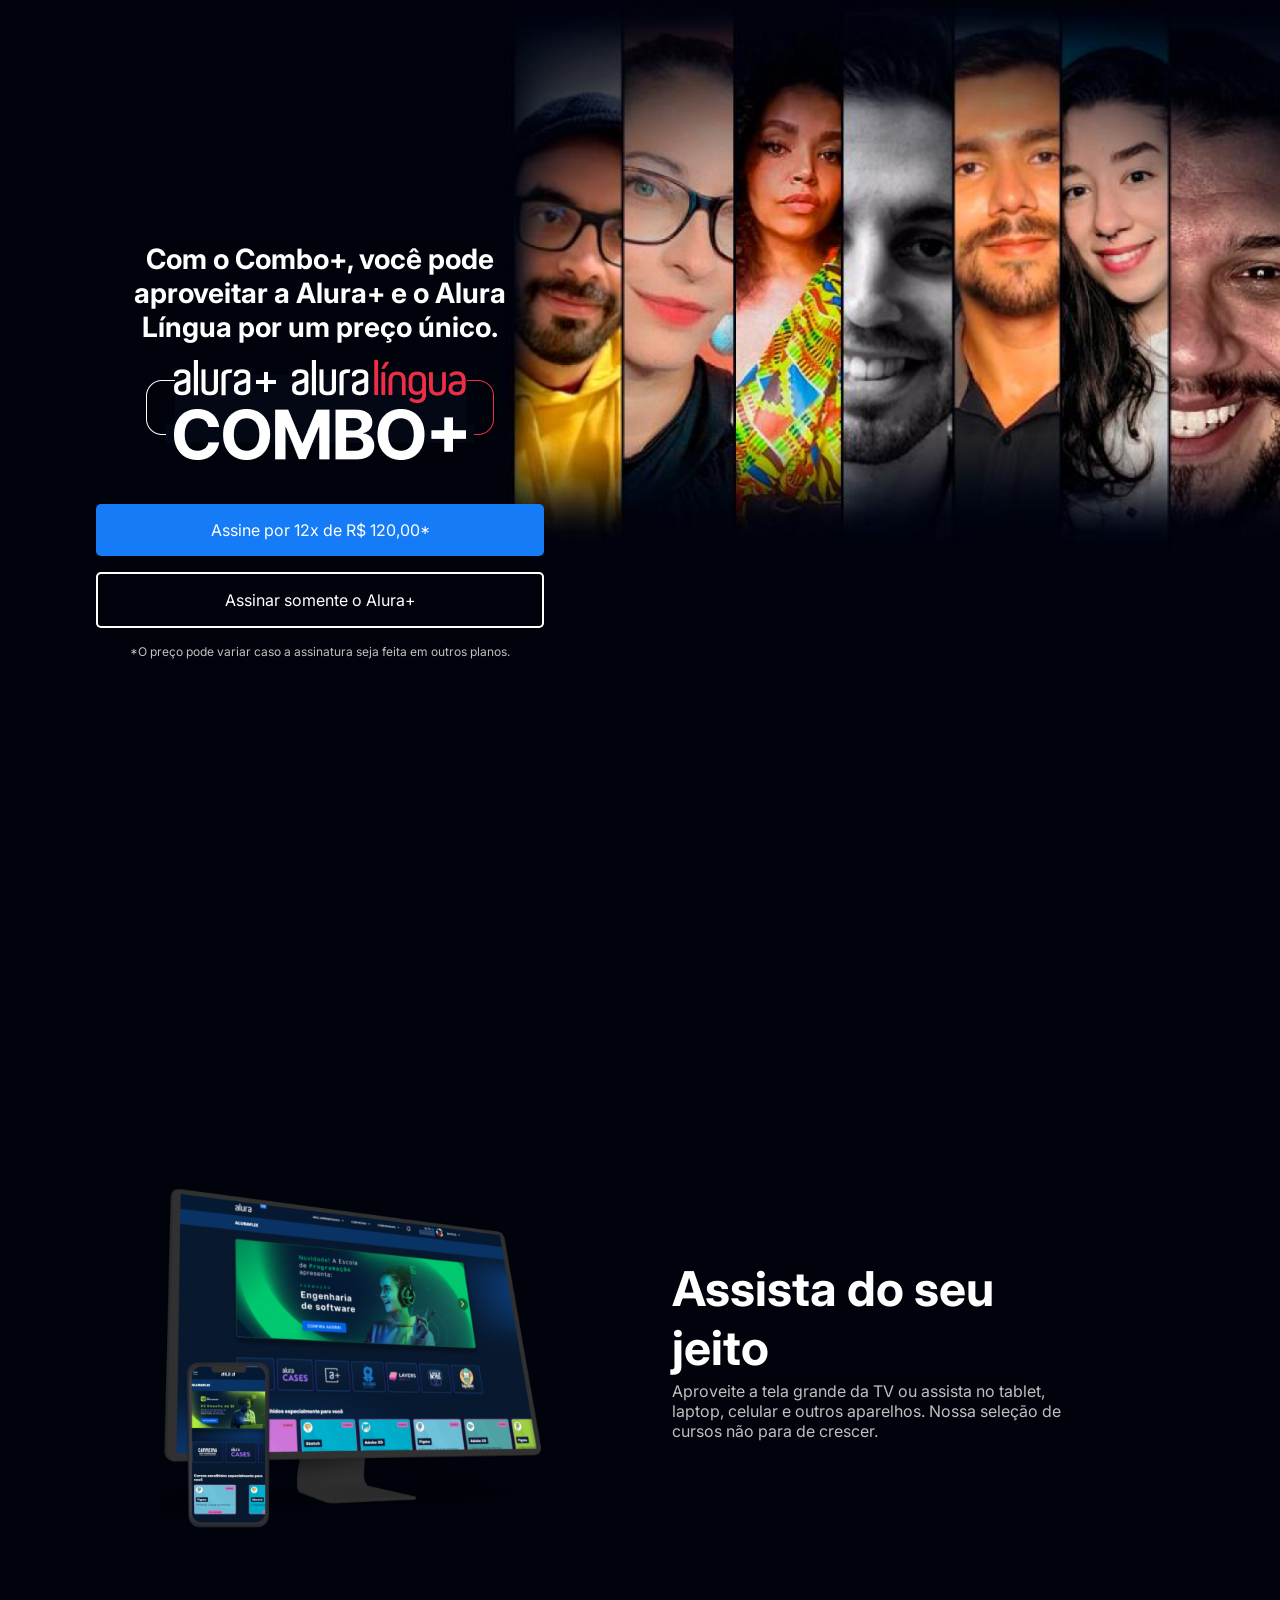
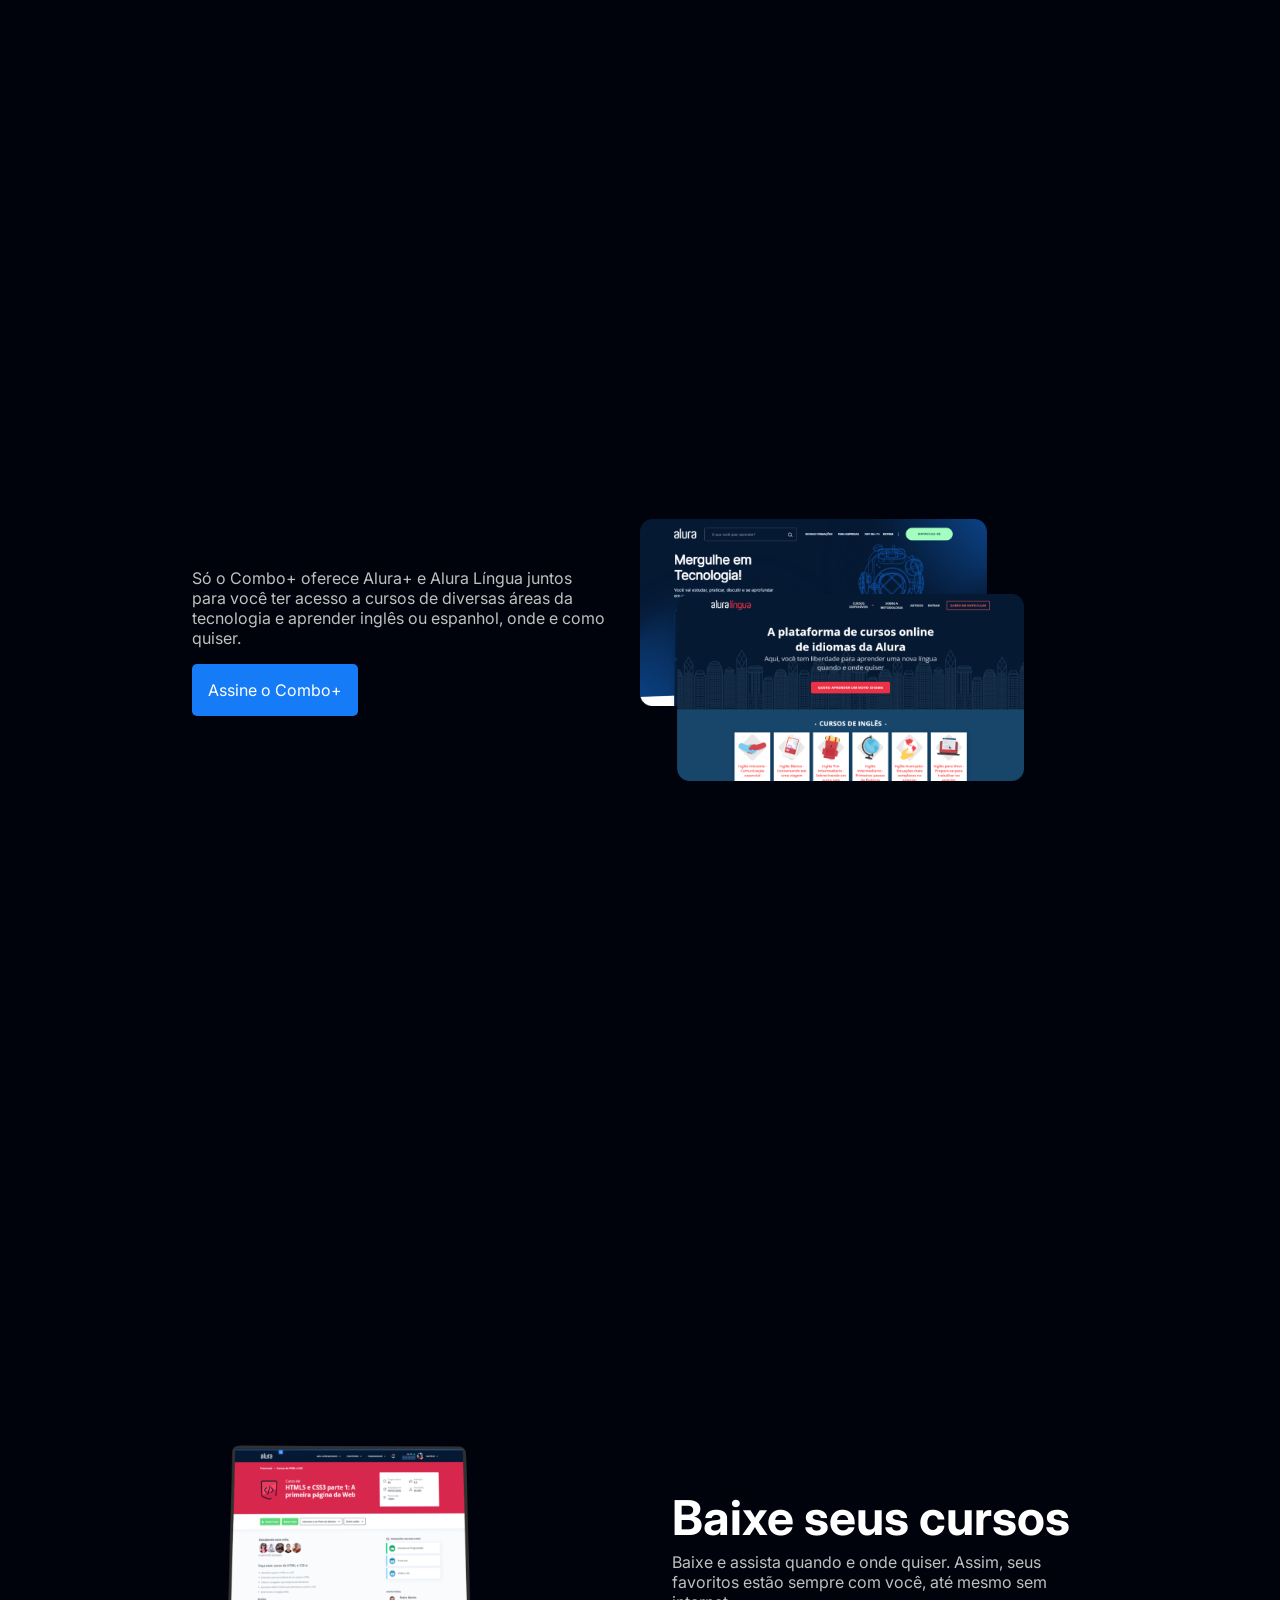
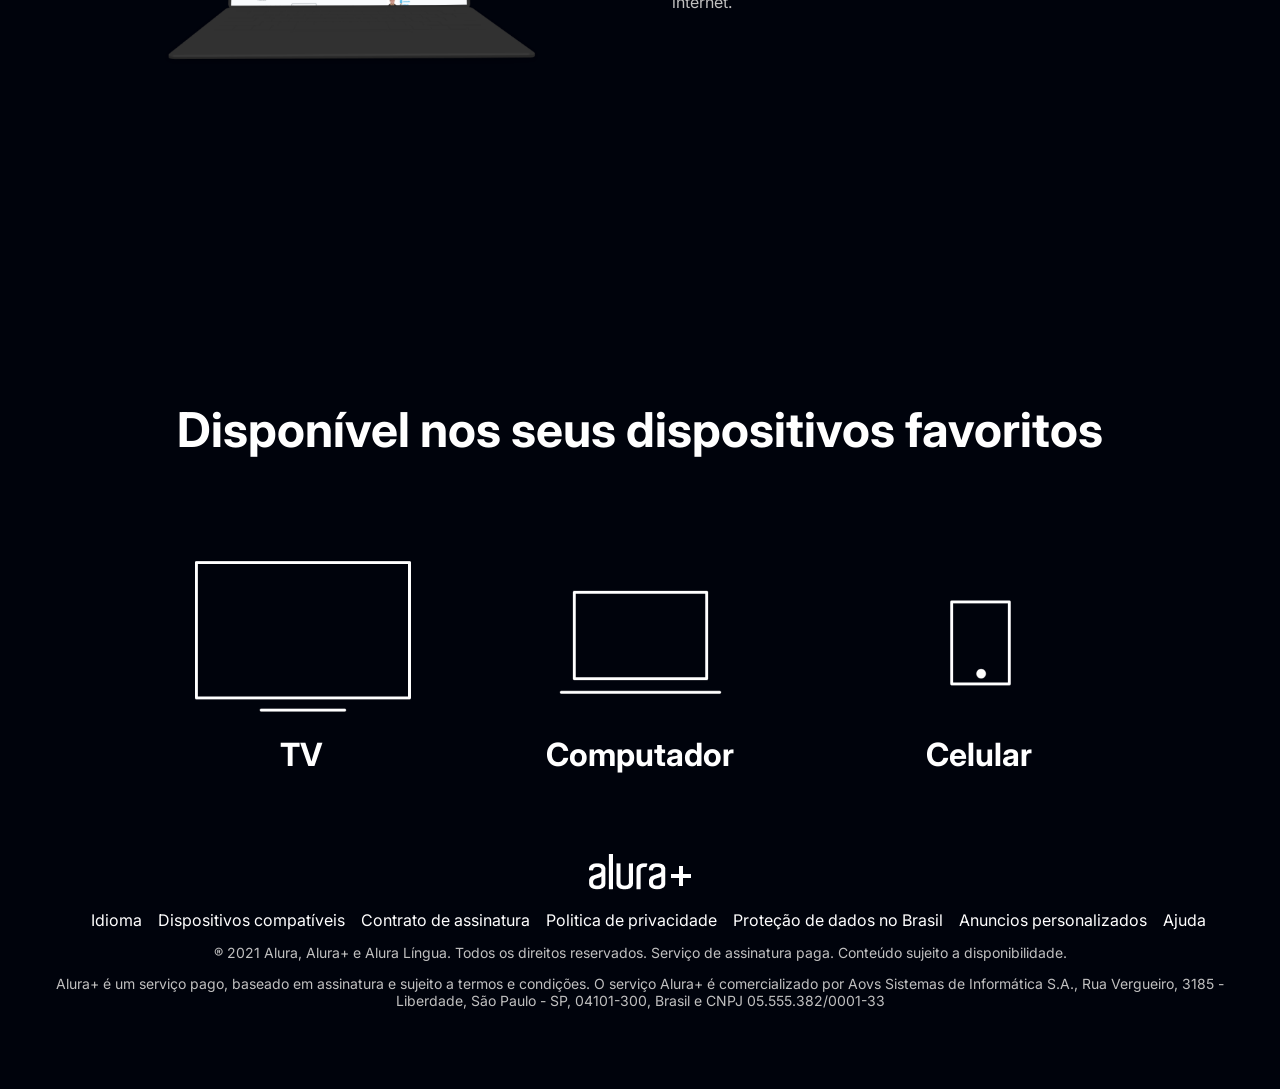
<file: aluraplus-aula04/index.html>
<!DOCTYPE html>
<html>

<head>
    <title>Alura Plus</title>
    <meta charset="UTF-8">
    <meta name="viewport" content="width=device-width, initial-scale=1">
    <link rel="stylesheet" href="styles.css">
    <link rel="preconnect" href="https://fonts.googleapis.com">
    <link rel="preconnect" href="https://fonts.gstatic.com" crossorigin>
    <link href="https://fonts.googleapis.com/css2?family=Inter:wght@400;700&display=swap" rel="stylesheet">
</head>

<body>
    <section class="principal container">
        <div class="container__caixa">
            <h1 class="container__titulo">Com o Combo+, você pode aproveitar a Alura+ e o Alura Língua por um preço
                único.</h1>
            <img src="img/Combo.png" alt="O combo+ é a junção do alura+ e o alura língua" class="container__imagem">
            <a href="www.alura.com.br" class="container__botao">Assine por 12x de R$ 120,00*</a>
            <a href="www.alura.com.br" class="container__botao botao_secundario">Assinar somente o Alura+</a>
            <p class="container__aviso">*O preço pode variar caso a assinatura seja feita em outros planos.</p>
        </div>
    </section>

    <section class="container secundario">
        <img src="img/Plataformas.png" alt="Um monitor e um celular com a alura plus aberta" class="secundario__imagem">
        <div class="container__descricao">
            <h2 class="descricao__titulo">Assista do seu jeito</h2>
            <p class="descricao__texto">Aproveite a tela grande da TV ou assista no tablet, laptop, celular e outros
                aparelhos. Nossa seleção de cursos não para de crescer.</p>
        </div>
    </section>

    <section class="container secundario">
        <div class="container__descricao">
            <p class="descricao__texto">
                Só o Combo+ oferece Alura+ e Alura Língua juntos para você ter acesso a cursos de diversas áreas da
                tecnologia e aprender inglês ou espanhol, onde e como quiser.
            </p>
            <a href="www.alura.com.br" class="container__botao secundario__botao" container>Assine o Combo+</a>
        </div>
        <img src="img/Telas.png" alt="Tela do alura+ e alura língua" class="secundario__imagem">
    </section>

    <section class="container secundario">
        <img src="img/Notebook.png" alt="Notebook com a página do curso HTML5 e CSS3 da Alura aberta"
            class="secundario__imagem">
        <div class="container__descricao">
            <h2 class="descricao__titulo">Baixe seus cursos</h2>
            <p class="descricao__texto">Baixe e assista quando e onde quiser. Assim, seus favoritos estão sempre com
                você, até mesmo sem internet.</p>
        </div>
    </section>

    <section class="dispositivos">
        <h2 class="dispositivos__titulo">Disponível nos seus dispositivos favoritos</h2>
        <ul class="dispositivos__lista">
            <li>
                <img src="img/tv.png" alt="Ícone de televisão">
                <h3 class="lista__item">TV</h3>
            </li>
            <li>
                <img src="img/computador.png" alt="Ícone de computador">
                <h3 class="lista__item">Computador</h3>
            </li>
            <li>
                <img src="img/celular.png" alt="Ícone de celular">
                <h3 class="lista__item">Celular</h3>
            </li>
        </ul>
    </section>

    <footer class="rodape">
        <img src="img/Logo.png" alt="Alura+" class="rodape__logo">
        <ul class="rodape__lista">
            <li class="lista__link">
                <a href="#">Idioma</a>
            </li>
            <li class="lista__link">
                <a href="#">Dispositivos compatíveis</a>
            </li>
            <li class="lista__link">
                <a href="#">Contrato de assinatura</a>
            </li>
            <li class="lista__link">
                <a href="#">Politica de privacidade</a>
            </li>
            <li class="lista__link">
                <a href="#">Proteção de dados no Brasil</a>
            </li>
            <li class="lista__link">
                <a href="#">Anuncios personalizados</a>
            </li>
            <li class="lista__link">
                <a href="#">Ajuda</a>
            </li>
        </ul>
        <p class="rodape__texto">® 2021 Alura, Alura+ e Alura Língua. Todos os direitos reservados. Serviço de
            assinatura paga. Conteúdo sujeito a disponibilidade.</p>
        <p class="rodape__texto">Alura+ é um serviço pago, baseado em assinatura e sujeito a termos e condições. O
            serviço Alura+ é comercializado por Aovs Sistemas de Informática S.A., Rua Vergueiro, 3185 - Liberdade, São
            Paulo - SP, 04101-300, Brasil e CNPJ 05.555.382/0001-33</p>
    </footer>

</body>

</html>
</file>
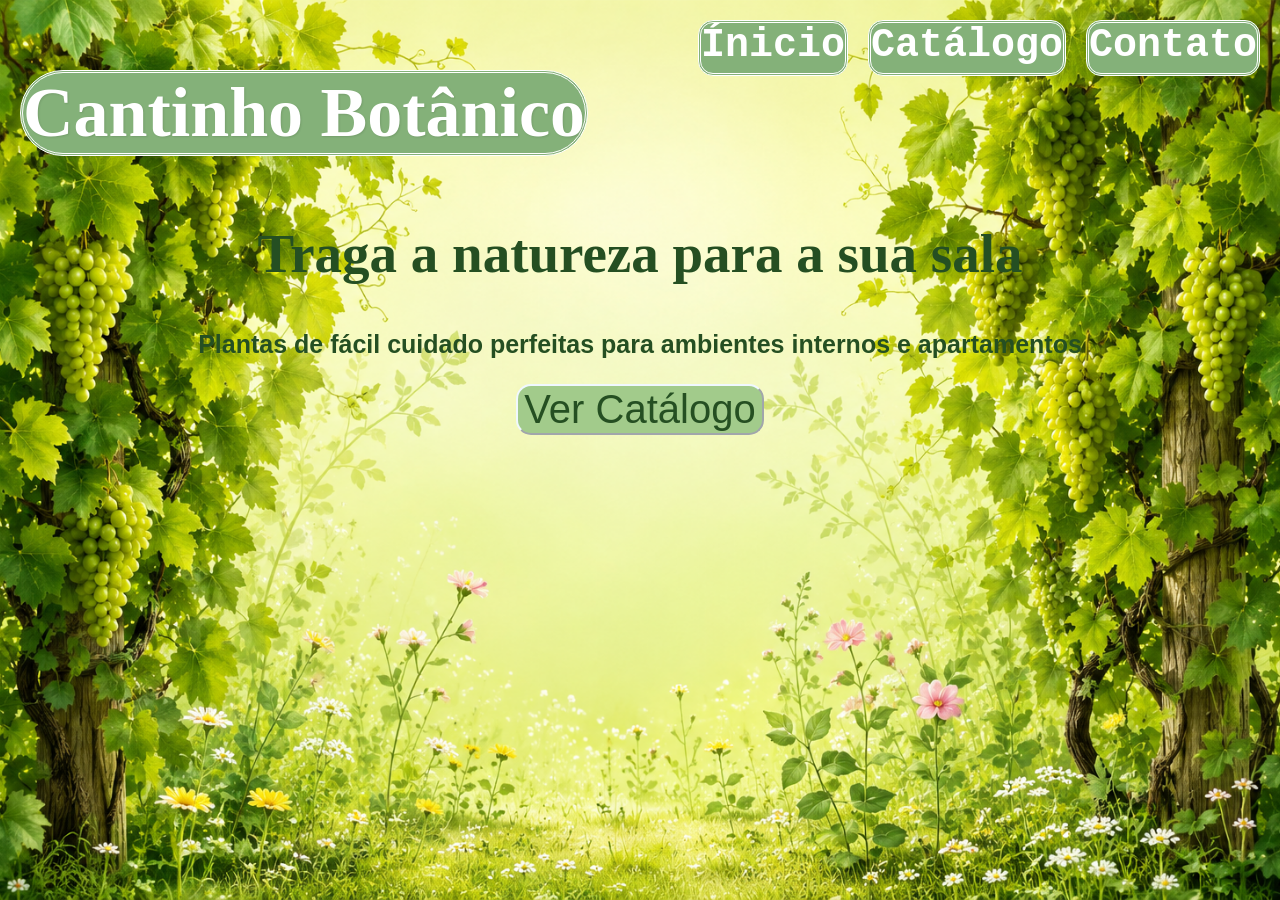
<file: Cantinho Botânico/index.html>
<!DOCTYPE html>
<html lang="pt-br">
<head>
    <meta charset="UTF-8">
    <meta name="viewport" content="width=device-width, initial-scale=1.0">
    <link rel="stylesheet" href="style.css">
    <title>Cantinho Botânico</title>
<style>
      html, body {
        margin: 0;
        padding: 0;
        height: 100%;
      }
  
      body {
        background-image: url(ChatGPT\ Image\ 20\ de\ mai.\ de\ 2026\,\ 21_38_41.png);
        background-size: cover;
        background-position: center;
        background-repeat: no-repeat;
        background-attachment: fixed;
      }

      .conteudo {
        text-align: center;
        color: white;  
        font-family: Arial, Helvetica, sans-serif;
        padding-top: 50px;
      }

      h1 {
        font-size: 50px;
      }
      @import url('https://fonts.googleapis.com/css2?family=Inter:ital,opsz,wght@0,14..32,100..900;1,14..32,100..900&family=Montserrat&family=Oleo+Script:wght@400;700&family=Roboto:ital,wght@0,100..900;1,100..900&family=Style+Script&display=swap');
    </style>
</head>

<body>
     <header class="navegacao">
      <div class="conteudo">
      <h1 class="pagina__titulo">Cantinho Botânico</h1>
      </div>
      <nav class="navegacao__menu">
         <a class="navegacao__menu__link" href="">Ínicio</a>
         <a class="navegacao__menu__link" href="">Catálogo</a>
         <a class="navegacao__menu__link" href="">Contato</a>
       </nav>
     </header>
     <h2 class="texto__2">Traga a natureza para a sua sala</h2>
     <h3 class="texto__3">Plantas de fácil cuidado perfeitas para ambientes internos e apartamentos</h3>
  <center><button class="botao"type="button">Ver Catálogo</button></center>

    <section class="capa">
        <div class="divisao__pagina__1"> 
          <div class="container-flores"> 
            <div class="flor">🌸</div>
            <div class="flor">🌻</div>
            <div class="flor">🌹</div>
            <div>
       </section>
          
        </body>
</html>
</file>
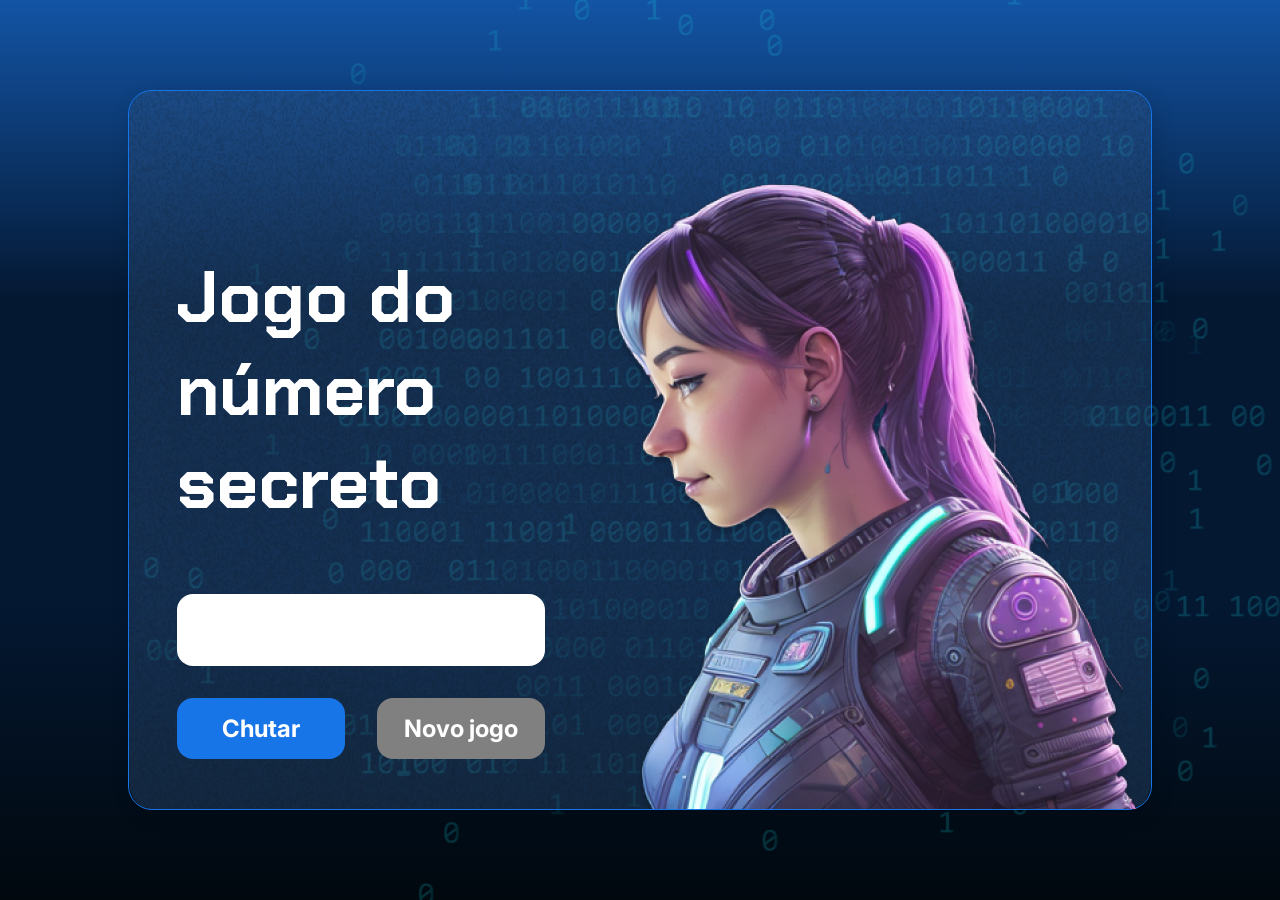
<file: js-curso-2-aula1/index.html>
<!DOCTYPE html>
<html lang="pt-br">

<head>
    <meta charset="UTF-8">
    <meta name="viewport" content="width=device-width, initial-scale=1.0">
    <script src="https://code.responsivevoice.org/responsivevoice.js"></script>
    <link rel="preconnect" href="https://fonts.googleapis.com">
    <link rel="preconnect" href="https://fonts.gstatic.com" crossorigin>
    <link href="https://fonts.googleapis.com/css2?family=Chakra+Petch:wght@700&family=Inter:wght@400;700&display=swap"
        rel="stylesheet">
    <link rel="stylesheet" href="style.css">
    <title>JS Game</title>
</head>

<body>

    <div class="container">
        <div class="container__conteudo">
            <div class="container__informacoes">
                <div class="container__texto">
                    <h1></h1>
                    <p class="texto__paragrafo"></p>
                </div>
                <input type="number" min="1" max="10" class="container__input">
                <div class="chute container__botoes">
                    <button onclick="verificarChute()" class="container__botao">Chutar</button>
                    <button onclick="reiniciarJogo()" id="reiniciar" class="container__botao" disabled>Novo jogo</button>
                </div>
            </div>
            <img src="./img/ia.png" alt="Uma pessoa olhando para a esquerda" class="container__imagem-pessoa" />
        </div>
    </div>




    <script src="app.js" defer></script>
</body>

</html>
</file>
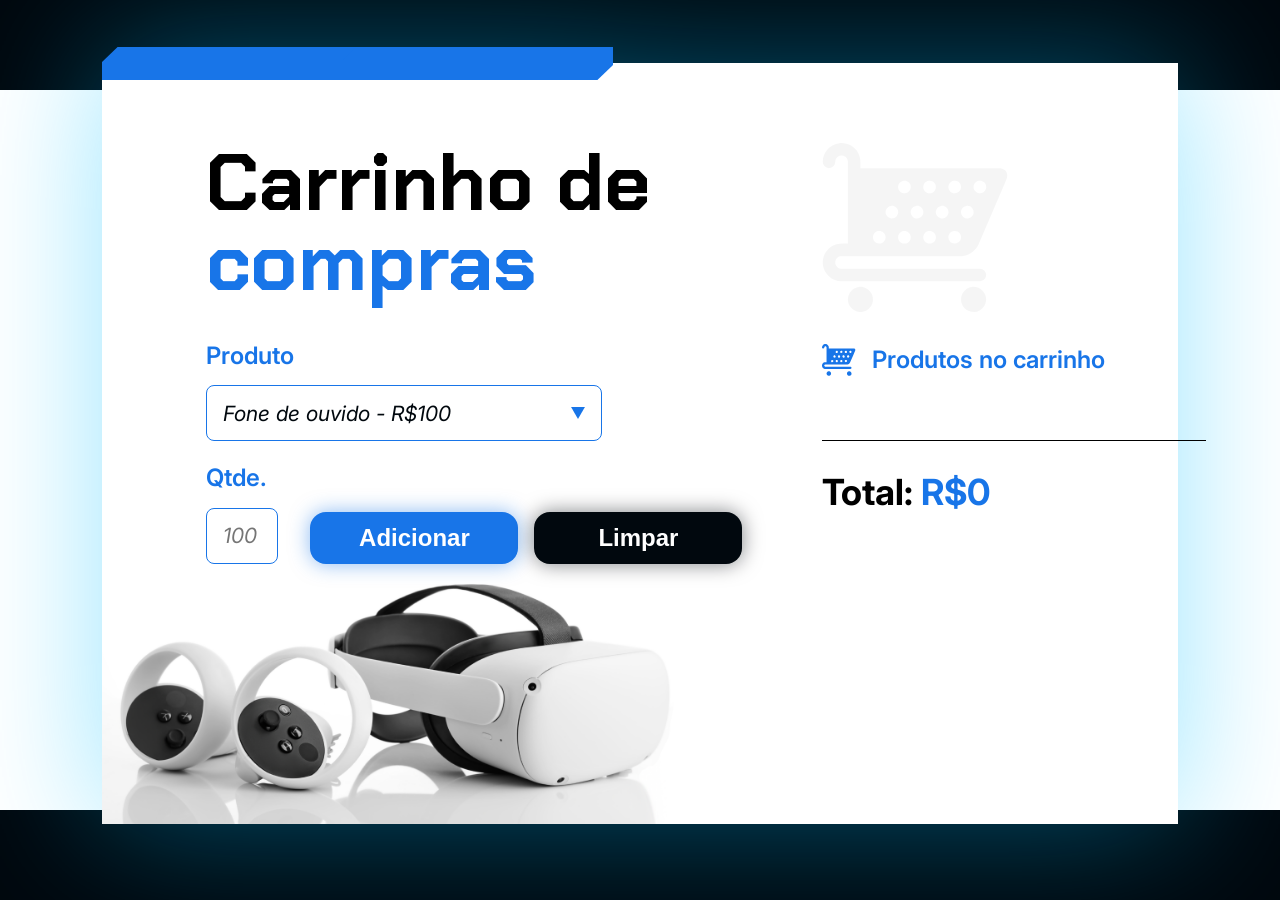
<file: 3411-praticando-logica-projeto_inicial/3411-praticando-logica-projeto_inicial/carrinho-compras/index.html>
<!DOCTYPE html>
<html lang="en">

<head>
  <meta charset="UTF-8">
  <meta name="viewport" content="width=device-width, initial-scale=1.0">

  <link rel="preconnect" href="https://fonts.googleapis.com">
  <link rel="preconnect" href="https://fonts.gstatic.com" crossorigin>
  <link href="https://fonts.googleapis.com/css2?family=Chakra+Petch:wght@700&family=Inter:wght@400;600;700&display=swap"
    rel="stylesheet">
  <link rel="stylesheet" href="style.css">

  <title>Carrinho de compras</title>
</head>

<body>
  <main class="conteudo-principal">
    <div class="grafismo-azul"></div>
    <section class="adicionar-produto">
      <h1 class="titulo">
        Carrinho de <span class="texto-azul">compras</span>
      </h1>

      <form class="formulario">
        <label class="campo-grupo">
          <span class="texto-medio-azul">Produto</span>
          <select class="produto-input" name="produto" id="produto">
            <option value="Fone de ouvido - R$100">Fone de ouvido - R$100</option>
            <option value="Celular - R$1400">Celular - R$1400</option>
            <option value="Oculus VR - R$5000">Oculus VR - R$5000</option>
          </select>
          </div>
        </label>

        <section class="parte-inferior">
          <label class="campo-grupo">
            <span class="texto-medio-azul">Qtde.</span>
            <input class="quantidade-input" id="quantidade" type="number" placeholder="100">
          </label>

          <section class="botoes-wrapper">
            <button onclick="adicionar()" type="button" class="botao-form botao-adicionar">Adicionar</button>
            <button onclick="limpar()" type="button" class="botao-form botao-limpar">Limpar</button>
          </section>
        </section>
      </form>
    </section>
    <section class="carrinho">
      <img src="./assets/carrinho-cinza.svg" alt="Imagem de um carrinho de compras cinza">

      <div class="titulo-wrapper">
        <img src="./assets/icone-carrinho.svg" alt="ícone de carrinho">

        <h2 class="carrinho__titulo">Produtos no carrinho</h2>
      </div>

      <section class="carrinho__produtos" id="lista-produtos">
        <section class="carrinho__produtos__produto">
          <span class="texto-azul">1x</span> Celular <span class="texto-azul">R$1400</span>
        </section>
      </section>

      <div class="divisoria"></div>

      <p class="carrinho__total">
        Total: <span class="texto-azul" id="valor-total">R$1400</span>
      </p>
    </section>
  </main>

  <script src="js/app.js"></script>
</body>

</html>
</file>
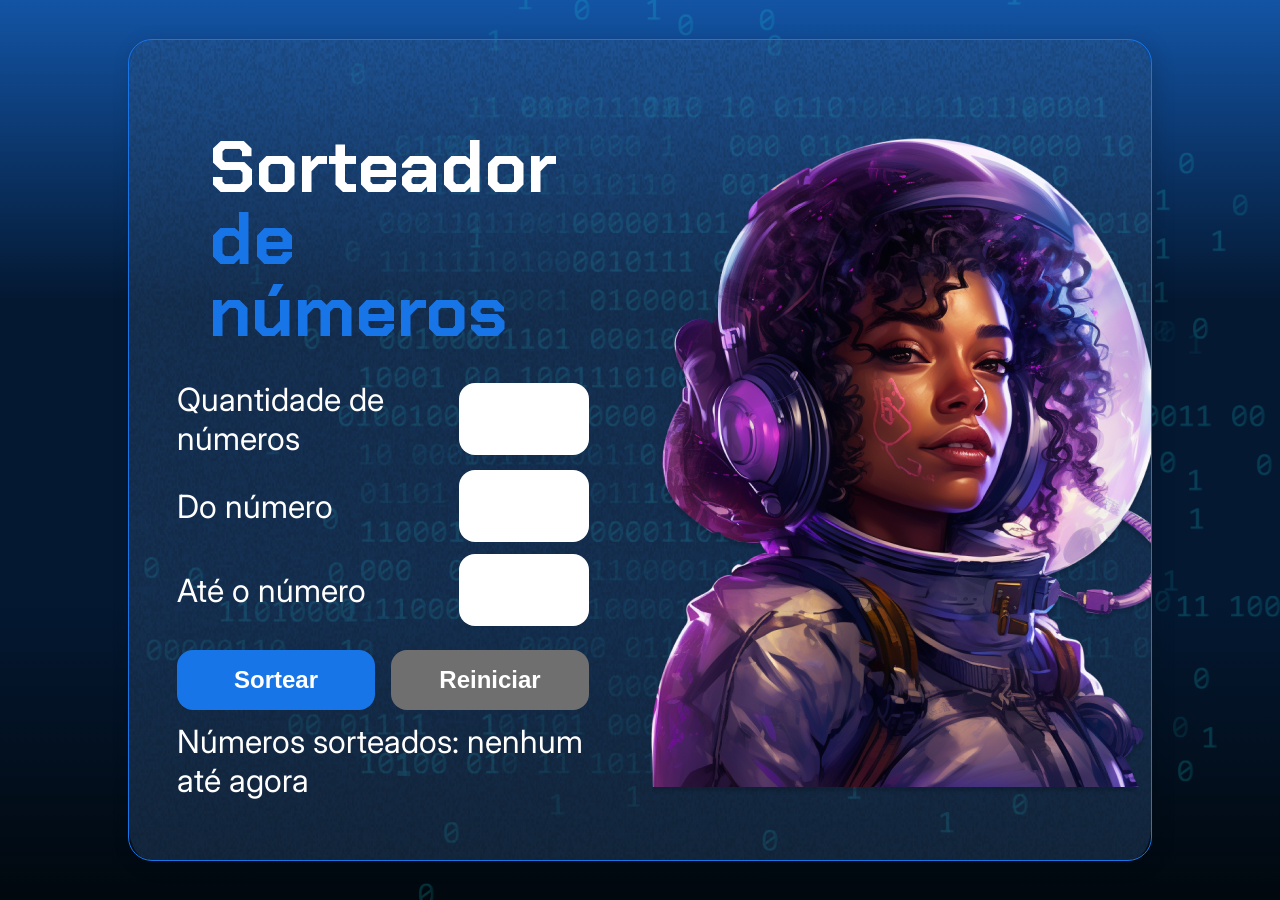
<file: 3411-praticando-logica-projeto_inicial/3411-praticando-logica-projeto_inicial/sorteador-numeros/index.html>
<!DOCTYPE html>
<html lang="pt-br">

<head>
    <meta charset="UTF-8">
    <meta name="viewport" content="width=device-width, initial-scale=1.0">
    <link rel="preconnect" href="https://fonts.googleapis.com">
    <link rel="preconnect" href="https://fonts.gstatic.com" crossorigin>
    <link href="https://fonts.googleapis.com/css2?family=Chakra+Petch:wght@700&family=Inter:wght@400;700&display=swap" rel="stylesheet">
    <link rel="stylesheet" href="style.css">
    <title>Sorteador de números</title>
</head>

<body>
    <div class="container">
        <div class="container__conteudo">
            <div class="container__informacoes">
                <div class="container__texto">
                    <h1>Sorteador<span class="container__texto-azul"> de números</span></h1>

                    <div class="container__campo">
                        <label class="texto__paragrafo">Quantidade de números</label>
                        <input class="container__input" id="quantidade" type="number" min="1">
                    </div>
                    
                    <div class="container__campo">
                        <label class="texto__paragrafo">Do número</label>
                        <input class="container__input" id="de" type="number" min="1">
                    </div>
                    
                    <div class="container__campo">
                        <label class="texto__paragrafo">Até o número</label>
                        <input class="container__input" id="ate" type="number" min="1">
                    </div>
                </div>
                
                <div class="chute container__botoes">
                    <button onclick="sortear()" id="btn-sortear" class="container__botao">Sortear</button>
                    <button onclick="reiniciar()" id="btn-reiniciar" class="container__botao-desabilitado" >Reiniciar</button>
                </div>

                <div class="container__texto" id="resultado">
                    <label class="texto__paragrafo">Números sorteados:  nenhum até agora</label>
                </div>
            </div>

            <img src="./img/ia.png" alt="Uma pessoa com capacete de astronauta" class="container__imagem-pessoa" />
        </div>
    </div>

    <script src="app.js" defer></script>
</body>

</html>
</file>
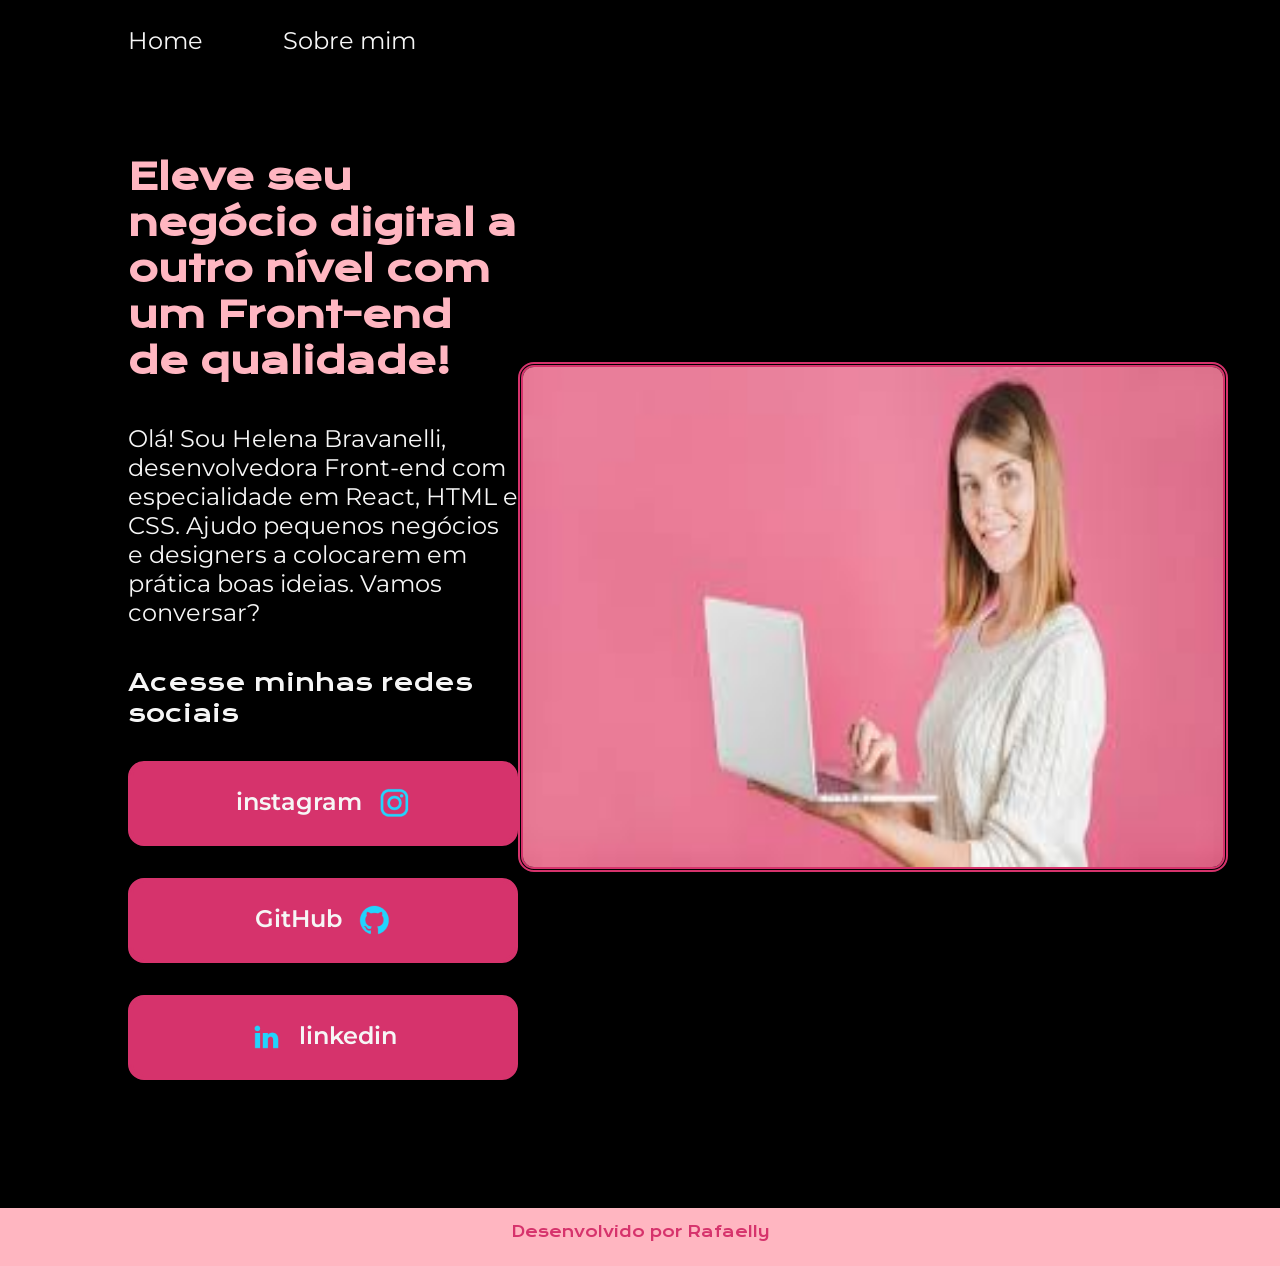
<file: Portifolio-HTML-e-CSS-Curso2-aula_4/Portifolio-HTML-e-CSS-Curso2-aula_4/Portifolio-HTML-e-CSS-Curso2-aula_4/Portifolio-HTML-e-CSS-Curso2-aula_4/index.html>
<!DOCTYPE html>
<html lang="pt-br">

<head>
    <meta charset="UTF-8">
    <meta http-equiv="X-UA-Compatible" content="IE=edge">
    <meta name="viewport" content="width=device-width, initial-scale=1.0">
    <title>Portifolio</title>
    <link rel="stylesheet" href="./estilos/style.css">
</head>

<body>
    <header class="cabecalho">
      <nav class="cabecalho__menu">
        <a class="cabecalho__menu__link" href="index.html">Home</a>
        <a class="cabecalho__menu__link" href="about.html">Sobre mim</a>
      </nav>  
    </header>
    <main class="apresentacao">
        <section class="apresentacao__conteudo">
            <h1 class="apresentacao__conteudo__titulo">Eleve seu negócio digital a outro nível<strong 
            class="titulo-destaque"> com um Front-end de qualidade!
            </strong></h1>
            <p class="apresentacao__conteudo__texto">Olá! Sou Helena Bravanelli, desenvolvedora
            Front-end com especialidade em React, HTML e
            CSS. Ajudo pequenos negócios e designers a
            colocarem em prática boas ideias. Vamos
            conversar?</p>

            <div class="apresentacao__links">
                <h2 class="apresentacao__links__subtitulo">Acesse minhas redes sociais</h2>
                <a class="apresentacao__links__link" href="https://github.com/guilhermeonrails">instagram
                    <img src="./assets/instagram.png">
                <a class="apresentacao__links__link" href="https://github.com/guilhermeonrails">GitHub
                    <img src="./assets/github.png">
                    <a class="apresentacao__links__link" href="https://linkedin.com/in/rafaellaballerini">
                        <img src="./assets/linkedin.png">
                        linkedin
                        </a>
            </div>
        </section>
        <img class="apresentacao__conteudo__imagem" src="[data-uri]" alt="Foto da Joana Santos programando">
    </main>
    <footer class="rodape"
    <p>Desenvolvido por Rafaelly</p>
    </footer>
</body>

</html>
</file>
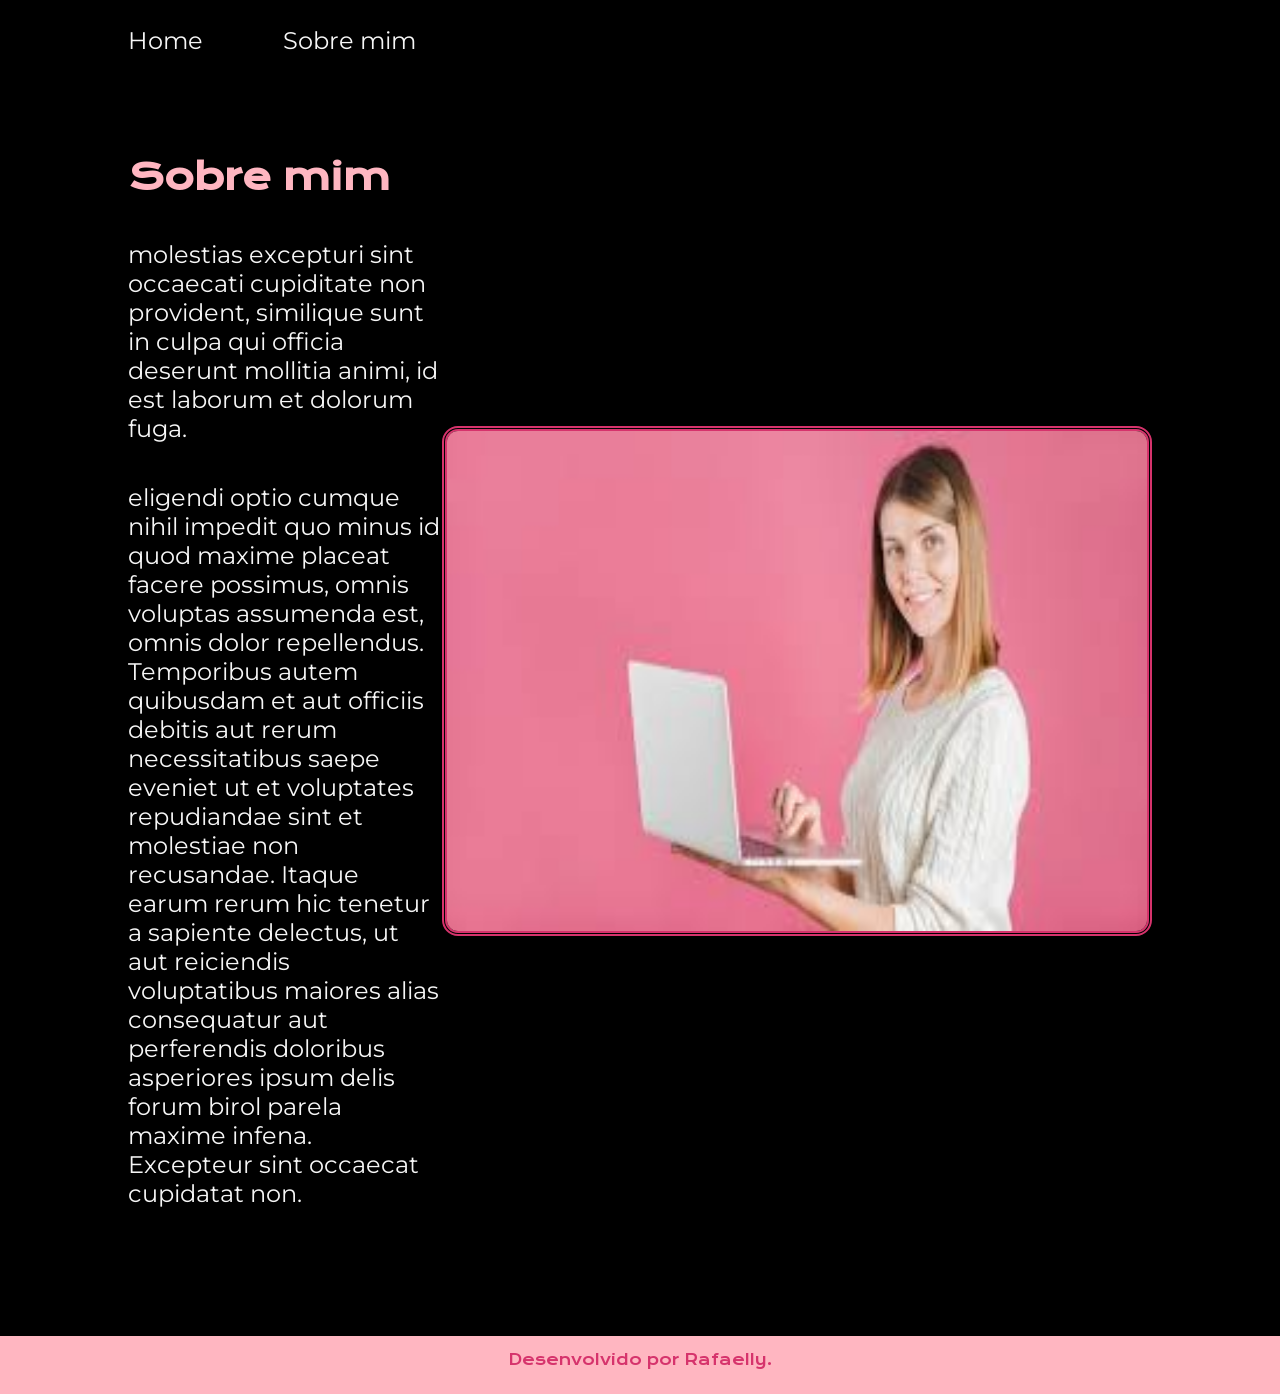
<file: Portifolio-HTML-e-CSS-Curso2-aula_4/Portifolio-HTML-e-CSS-Curso2-aula_4/Portifolio-HTML-e-CSS-Curso2-aula_4/Portifolio-HTML-e-CSS-Curso2-aula_4/about.html>
<!DOCTYPE html>
<html lang="pt-br">
<head>
    <meta charset="UTF-8">
    <meta name="viewport" content="width=device-width, initial-scale=1.0">
    <title>Sobre mim</title>
    <link rel="stylesheet" href="./estilos/style.css">
</head>
<body>
        <header class="cabecalho">
            <nav class="cabecalho__menu">
              <a class="cabecalho__menu__link" href="index.html">Home</a>
              <a class="cabecalho__menu__link" href="about.html">Sobre mim</a>
            </nav>  
          </header>
     <main class="apresentacao">
        <section class="apresentacao__conteudo">
          <h1 class="apresentacao__conteudo__titulo">Sobre mim</h1>
          <p class="apresentacao__conteudo__texto">molestias excepturi sint occaecati cupiditate non provident,
          similique sunt in culpa qui officia deserunt mollitia animi, id est laborum et dolorum fuga.
      </p>
          <p class="apresentacao__conteudo__texto"> eligendi optio cumque nihil impedit quo minus id quod maxime placeat facere possimus, omnis voluptas
            assumenda est, omnis dolor repellendus. Temporibus autem quibusdam et aut officiis debitis aut rerum
            necessitatibus saepe eveniet ut et voluptates repudiandae sint et molestiae non recusandae. Itaque earum
            rerum hic tenetur a sapiente delectus, ut aut reiciendis voluptatibus maiores alias consequatur aut
            perferendis doloribus asperiores ipsum delis forum birol parela maxime infena. Excepteur sint occaecat
            cupidatat non.</p>
    </section>
          </p>
        </section>
        <img class="apresentacao__conteudo__imagem" src="[data-uri]" alt="Foto da Joana Santos programando">
     </main>
    <footer class="rodape"
     <p> Desenvolvido por Rafaelly.</p>
    </footer>
</body>
</html>
</file>
<file: aluraplus-aula04/styles.css>
:root {
    --branco-principal: #FFFFFF;
    --cinza-secundario: #C0C0C0;
    --botao-azul: #167BF7;
    --cor-de-fundo: #00030C;
    --fonte-principal: 'Inter';
    --botao-azul-efeito: #3c92fa;
}

body {
    background-color: var(--cor-de-fundo);
    color: var(--branco-principal);
    font-family: var(--fonte-principal);
    font-size: 16px;
    font-weight: 400;
}

* {
    margin: 0;
    padding: 0;
}

.principal {
    background-image: url("img/Background.png");
    background-repeat: no-repeat;
    background-size: contain;
    align-items: center;
    text-align: center;
}

.container {
    height: 100vh;
    display: grid;
    grid-template-columns: 50% 50%;
}

.container__botao {
    background-color: var(--botao-azul);
    border-radius: 5px;
    padding: 1em;
    color: var(--branco-principal);
    display: block;
    text-decoration: none;
    margin-bottom: 1em;
}

.botao_secundario {
    background-color: transparent;
    border: 2px solid var(--branco-principal)
}

.container__aviso {
    font-size: 12px;
    color: var(--cinza-secundario);
}

.container__titulo {
    font-size: 28px;
    font-weight: 700;
}

.container__imagem {
    margin: 1em 0 2em 0;
}

.container__caixa {
    margin: 0 6em;
}

.secundario__imagem {
    width: 80%;
}

.secundario {
    align-items: center;
    margin: 0 10em;
}

.descricao__titulo {
    font-weight: 700;
    font-size: 48px;
    color: var(--branco-principal);
    margin-bottom: 0.1em;
}

.descricao__texto {
    color: var(--cinza-secundario);
}

.secundario__botao {
    display: inline-block;
    margin-top: 1em;
}

.container__descricao {
    padding: 2em;
}

.dispositivos__lista {
    display: flex;
    justify-content: center;
    list-style-type: none;
    margin: 5em 0;
}

.dispositivos {
    text-align: center;
}

.dispositivos__titulo {
    font-size: 48px;
    color: var(--branco-principal);
}

.lista__item {
    font-size: 32px;
    color: var(--branco-principal);
}

.rodape {
    text-align: center;
    margin: 5em 3em;
}

.rodape__lista {
    display: flex;
    justify-content: center;
    list-style-type: none;
    margin-top: 1em;
}

.lista__link a{
    text-decoration: none;
    color: var(--branco-principal);
    margin-left: 1em;
}

.rodape__texto {
    margin: 1em 0;
    color: var(--cinza-secundario);
    font-size: 14px;
}

.lista__link a:hover {
    color: var(--botao-azul);
}

.lista__link a:active {
    color: purple;
}

.container__botao:hover {
    background-color: var(--botao-azul-efeito);
    color: var(--cor-de-fundo);
}
</file>
<file: Cantinho Botânico/style.css>
:root {
    --cor-primaria: #84B179;
    --cor-secundaria: #A2CB8B;
    --cor-terciaria: #C7EABB;
    --cor-quartenaria: #E8F5BD;
    --cor-texto: #254F22;
}

body {
    background-color: var(--cor-secundaria);
    color: var(--cor-texto);
    font-family:Georgia, 'Times New Roman', Times, serif;
    margin: 0;
    padding: 0;
}
   .pagina__titulo {
  font-size: 70px;
  background-color: #84B179;
  border-radius: 70px;
  border: double;
  margin: 0;
  color: white;
  text-shadow: 1px 1px 2px rgba(0,0,0,0.1);
  box-shadow:#254F22;
  font-family: 'Oleo Script' 
  
}


.navegacao {
    padding: 20px;
    display: flex;
    justify-content: space-between;
    color: var(--cor-quartenaria);
}

.navegacao__menu {
    gap: 20px; 
    display: flex;
}

.navegacao__menu__link {
    font-family: 'Courier New', Courier, monospace;
    font-weight:bold;
   color: white;
   transition: color 0.3s;
   text-decoration: none;
   font-size: 40px;
   background-color: #84B179;
   border-radius: 15px;
   height: 50px;
   border: double 
}

.texto__2 {
  color: var(--cor-texto);
  text-align: center;
  font-size: 55px;
  font-family: cursive;
}

.texto__3 {
  text-align: center;
  font-size: 25px;
  font-family:'Gill Sans', 'Gill Sans MT', Calibri, 'Trebuchet MS', sans-serif
}

.botao {
  background-color: var(--cor-secundaria);
  border-radius: 15px;
  color: var(--cor-texto);
  cursor: pointer;
  font-size: 40px;
  border-color: aliceblue;
  transition: color 0.3 ease;
}

.botao:houver {
  background-color: var(--cor-terciaria);
  color: var(--cor-quartenaria);
}


      .html, body {
        margin: 0;
        padding: 0;
        height: 100%;
      }
  
      .body {
        background-image: url(ChatGPT\ Image\ 20\ de\ mai.\ de\ 2026\,\ 21_38_41.png);
        background-size: cover;
        background-position: center;
        background-repeat: no-repeat;
        background-attachment: fixed;
      }

      .conteudo {
        text-align: center;
        color: white;  
        font-family: Arial, Helvetica, sans-serif;
        padding-top: 50px;
      }

      .h1 {
        font-size: 50px;
      }

.imagem {
  z-index: -1;
}

.container-flores:houver {
   color: var(--cor-quartenaria);
}



.container-flores {
    position: absolute;
    top: 0;
    left: 0;
    width: 100%;
    height: 100vh;
    pointer-events: none; 
    overflow: hidden;
    z-index: -1;
  }
  
  
  .flor {
    position: absolute;
    top: -10%; 
    font-size: 24px;
    animation: cairFlor 7s linear infinite;
  }
  
  
  .flor:nth-child(1) {
    left: 20%;
    animation-duration: 7s;
    animation-delay: 0s;
  }
  
  .flor:nth-child(2) {
    left: 60%;
    animation-duration: 9s;
    animation-delay: 2s;
    font-size: 32px; 
  }
  
  .flor:nth-child(3) {
    left: 80%;
    animation-duration: 6s;
    animation-delay: 1s;
  }
  
  
  @keyframes cairFlor {
    0% {
      transform: translateY(0) rotate(0deg);
      opacity: 1;
    }
    90% {
      opacity: 1; 
    }
    100% {
      transform: translateY(110vh) rotate(360deg);
      opacity: 0; 
    }
  }
</file>
<file: js-curso-2-aula1/style.css>
* {
    box-sizing: border-box;
    margin: 0;
    padding: 0;
    color: white;
}

body {
    background: linear-gradient(#1354A5 0%, #041832 33.33%, #041832 66.67%, #01080E 100%);
    height: 100vh;
    display: flex;
    align-items: center;
    justify-content: center;
}


body::before {
    background-image: url("img/code.png");
    background-repeat: no-repeat;
    background-position: right;
    content: "";
    display: block;
    position: absolute;
    width: 100%;
    height: 100%;
    opacity: 0.4;
}

.container {
    width: 80%;
    height: 80%;
    display: flex;
    align-items: center;
    justify-content: space-between;
    border-radius: 24px;
    border: 1px solid #1875E8;
    box-shadow: 4px 4px 20px 0px rgba(1, 8, 14, 0.15);
    background-image: url("img/Ruido.png");
    background-size: 100% 100%;
    position: relative;
}


.container__conteudo {
    display: flex;
    align-items: center;
    position: absolute;
    bottom: 0;
}

.container__informacoes {
    flex: 1;
    padding: 3rem;
}

.container__botao {
    border-radius: 16px;
    background: #1875E8;
    padding: 16px 24px;
    width: 100%;
    font-size: 24px;
    font-weight: 700;
    border: none;
    margin-top: 2rem;
}

.container__texto {
    margin: 16px 0 16px 0;
}

.container__texto-azul {
    color: #1875E8;
}

.container__input {
    width: 100%;
    height: 72px;
    border-radius: 16px;
    background-color: #FFF;
    border: none;
    color: #1875E8;
    padding: 2rem;
    font-size: 24px;
    font-weight: 700;
    font-family: 'Inter', sans-serif;
}

.container__botoes {
    display: flex;
    gap: 2em;
}

h1 {
    font-family: 'Chakra Petch', sans-serif;
    font-size: 72px;
    padding-bottom: 3rem;
}

p,
button {
    font-family: 'Inter', sans-serif;
}

.texto__paragrafo {
    font-size: 32px;
    font-weight: 400;
}

button:disabled {
    background-color: gray;
}

@media screen and (max-width: 1250px) {

    h1 {
        font-size: 50px;
    }

    .container__botao {
        font-size: 16px;
    }


    .texto__paragrafo {
        font-size: 24px;
    }

    .container__imagem-pessoa {
        display: none;
    }

    .container__conteudo {
        display: block;
        position: inherit;
    }

    .container__informacoes {
        padding: 1rem
    }
}
</file>
<file: 3411-praticando-logica-projeto_inicial/3411-praticando-logica-projeto_inicial/carrinho-compras/style.css>
* {
  margin: 0;
  padding: 0;
  box-sizing: border-box;
}

body {
  min-height: 100vh;
  height: auto;
  background: linear-gradient(to bottom,
      #01080E 10%,
      #FFF 10%,
      #FFF 90%,
      #01080E 90%);
  padding: 7vh 8vw 5vh;
  font-family: 'Inter', sans-serif;
  font-size: 16px;
}

button {
  background: inherit;
  color: inherit;
  border: 0;
}

select {
  appearance: none;
}

input[type="number"]::-webkit-outer-spin-button,
input[type="number"]::-webkit-inner-spin-button {
    -webkit-appearance: none;
    margin: 0;
}

input[type="number"] {
    appearance: textfield;
}

.texto-medio-azul {
  color: var(--Light-Blue, #1875E8);
  font-size: 1.5rem;
  font-style: normal;
  font-weight: 600;
  line-height: 110%; /* 1.65rem */
}

.conteudo-principal {
  filter: drop-shadow(0px 0px 70px rgba(2, 189, 255, 0.40));
  min-height: 100%;
  padding: 5rem 6.5rem;
  
  display: grid;
  grid-template-columns: 1.375fr 1fr;
  column-gap: 5rem;

  background: white url('./assets/oculos.png') no-repeat bottom left;
  background-size: auto 40%;

  position: relative;
  background-position: left bottom -40px;
}

.grafismo-azul {
  position: absolute;
  width: 31.9375rem;
  height: 2.0625rem;
  background-image: url('./assets/grafismo-azul.svg');
  top: -1rem;
}

.titulo {
  font-family: 'Chakra Petch', sans-serif;
  font-size: 5rem;
  font-style: normal;
  font-weight: 700;
  line-height: 100%;
  margin-bottom: 2.5rem;
}

.texto-azul {
  color: #1875E8;
}

.formulario {
  display: flex;
  flex-direction: column;
  align-items: flex-start;
  gap: 1.5rem;
}

.formulario .campo-grupo {
  display: flex;
  flex-direction: column;
  align-items: flex-start;
  gap: 1rem;
}

.produto-input {
  width: 24.75rem;
  height: 3.5rem;
  padding: 1rem;
  border-radius: 0.5rem;
  border: 1px solid var(--Light-Blue, #1875E8);

  color: var(--Void, #01080E);
  font-family: Inter;
  font-size: 1.3125rem;
  font-style: italic;
  font-weight: 400;
  line-height: 110%;
  
  background: url('./assets/arrow-down.svg') no-repeat right 1rem top 50%;
}

.dropdown {
  width: 3.375rem;
  height: 3.5rem;
  padding: 1rem;
  justify-content: center;
  align-items: center;
  gap: 0.625rem;
  border-radius: 0rem 0.5rem 0.5rem 0rem;
  border: 1px solid var(--Light-Blue, #1875E8);
  cursor: pointer;
}

.formulario > .parte-inferior {
  display: flex;
  align-items: flex-end;
  gap: 2rem;
}

.quantidade-input {
  display: flex;
  height: 3.5rem;
  padding: 1rem;
  width: 4.5rem;
  border-radius: 0.5rem;
  border: 1px solid var(--Light-Blue, #1875E8);

  color: var(--Void, #01080E);
  font-family: Inter;
  font-size: 1.3125rem;
  font-style: italic;
  font-weight: 400;
  line-height: 110%;
}

.botoes-wrapper {
  display: flex;
  align-items: flex-end;
  gap: 1rem;
}

.botao-form {
  display: flex;
  flex-direction: column;
  justify-content: center;
  align-items: center;
  width: 13rem;
  height: 3.25rem;
  padding: 1rem 1.5rem;
  gap: 0.625rem;
  border-radius: 1rem;
  cursor: pointer;
}

.botao-adicionar {
  background: var(--Light-Blue, #1875E8);
  box-shadow: 0px 0px 20px 0px rgba(24, 117, 232, 0.50);

  color: var(--Branco, #FFF);
  font-size: 1.5rem;
  font-weight: 700;
  line-height: normal;
}

.botao-limpar {
  border-radius: 1rem;
  background: var(--Void, #01080E);
  box-shadow: 0px 0px 20px 0px rgba(1, 8, 14, 0.50);

  color: var(--Branco, #FFF);
  font-size: 1.5rem;
  font-weight: 700;
  line-height: normal;
}

.carrinho {
  display: flex;
  width: 24rem;
  flex-direction: column;
  align-items: flex-start;
  gap: 2rem;
}

.titulo-wrapper {
  display: flex;
  align-items: center;
  gap: 1rem;
}

.carrinho__titulo {
  color: var(--Light-Blue, #1875E8);
  font-family: Inter;
  font-size: 1.5rem;
  font-style: normal;
  font-weight: 600;
  line-height: 110%; /* 1.65rem */
}

.carrinho__produtos {
  display: flex;
  flex-direction: column;
  align-items: flex-start;
  gap: 1rem;
}

.carrinho__produtos__produto {
  font-size: 1.3125rem;
  font-style: italic;
  font-weight: 400;
  line-height: 110%; /* 1.44375rem */
}

.divisoria {
  width: 24rem;
  height: 0.0625rem;
  background: #000;
}

.carrinho__total {
  font-size: 2.25rem;
  font-weight: 700;
  line-height: 110%; /* 2.475rem */
}

.adicionar-produto {
  padding-bottom: 180px;
}
</file>
<file: 3411-praticando-logica-projeto_inicial/3411-praticando-logica-projeto_inicial/sorteador-numeros/style.css>
* {
    box-sizing: border-box;
    margin: 0;
    padding: 0;
    color: white;
}

body {
    background: linear-gradient(#1354A5 0%, #041832 33.33%, #041832 66.67%, #01080E 100%);
    height: 100vh;
    display: flex;
    align-items: center;
    justify-content: center;
}

body::before {
    background-image: url("img/code.png");
    background-repeat: no-repeat;
    background-position: right;
    content: "";
    display: block;
    position: absolute;
    width: 100%;
    height: 100%;
    opacity: 0.4;
}

.container {
    width: 80%;
    min-height: 50vh;
    display: flex;
    align-items: center;
    justify-content: space-between;
    border-radius: 24px;
    border: 1px solid #1875E8;
    box-shadow: 4px 4px 20px 0px rgba(1, 8, 14, 0.15);
    background-image: url("img/Ruido.png");
    background-size: 100% 100%;
    position: relative;
    overflow: hidden;
}

.container__conteudo {
    display: flex;
    align-items: center;
    position: relative;
    width: 100%;
}

.container__informacoes {
    flex: 1;
    padding: 3rem;
}

.container__texto {
    margin: 12px 0;
    display: flex;
    flex-direction: column;
}

.container__texto-azul {
    color: #1875E8;
    display: block;

}

.container__campo {
    display: flex;
    align-items: center;
    justify-content: space-between;
    margin-bottom: 12px;
}

.container__input {
    width: 130px;
    height: 72px;
    border-radius: 16px;
    background-color: #FFF;
    border: none;
    color: #1875E8;
    padding: 2rem;
    font-size: 24px;
    font-weight: 700;
    font-family: 'Inter', sans-serif;
}

.container__botoes {
    display: flex;
    flex-direction: row;
    gap: 1em;
}

.container__botao {
    border-radius: 16px;
    background: #1875E8;
    padding: 16px 24px;
    font-size: 24px;
    width: 100%;
    font-weight: 700;
    border: none;
    cursor: pointer;
}

.container__botao-desabilitado {
    border-radius: 16px;
    background: #6f6f70;
    padding: 16px 24px;
    font-size: 24px;
    width: 100%;
    font-weight: 700;
    border: none;
    cursor: not-allowed;
}

h1 {
    font-family: 'Chakra Petch', sans-serif;
    font-size: 72px;
    font-style: normal;
    font-weight: 700;
    line-height: 100%;
    padding: 2rem;
}

.texto__paragrafo {
    color: #FFF;
    font-family: 'Inter';
    font-size: 32px;
    font-style: normal;
    font-weight: 400;
    line-height: normal;
}

.container__imagem-pessoa {
    max-width: 100%;
    height: auto;
    margin-top: 2rem;
}

button:disabled {
    background-color: gray;
}

@media screen and (max-width: 1250px) {
    .container__imagem-pessoa {
        display: none;
    }

    h1 {
        font-size: 50px;
    }
}
</file>
<file: Portifolio-HTML-e-CSS-Curso2-aula_4/Portifolio-HTML-e-CSS-Curso2-aula_4/Portifolio-HTML-e-CSS-Curso2-aula_4/Portifolio-HTML-e-CSS-Curso2-aula_4/estilos/style.css>
@import url('https://fonts.googleapis.com/css2?family=Krona+One&family=Montserrat:wght@400;600&display=swap');
:root {
    --cor-primaria: #000000;
    --cor-secundaria: #d6336c;
    --cor-terciaria: #ffb6c1;
    --cor-quartenaria: #F6F6F6;

    --fonte-Kr: 'Krona One', sans-serif;
    --fonte-Ms: 'Montserrat',sans-serif;
}

*{
    margin: 0;
    padding: 0;
}

body{
    height: 100vh;
    box-sizing: border-box;
    background-color: var(--cor-primaria);
    color: var(--cor-quartenaria);
}

.cabecalho {
    padding: 2% 0% 0% 10%;
}

.cabecalho__menu {
    display: flex;
    gap: 80px;
}


.cabecalho__menu__link {
    font-family: var(--fonte-Ms);
    font-size: 24px;
    font-weight: 600px;
    color: var(--cor-quartenaria);
    text-decoration: none;
    height: 0;
}

.titulo-destaque{
    color: var(--cor-terciaria);
}

.apresentacao{
    margin: 10%;
    display: flex;
    align-items: center;
    justify-content: space-between;
}
.apresentacao__conteudo{
    width: 615px;
    display: flex;
    flex-direction: column;
    gap: 40px;
}

.apresentacao__conteudo__titulo{
    font-size: 36px;
    font-family: var(--fonte-Kr);
    color: var(--cor-terciaria)
}

.apresentacao__conteudo__texto{
    font-size: 24px;
    font-family: var(--fonte-Ms);
}

.apresentacao__links{
    display: flex;
    flex-direction: column;
    justify-content: space-between;
    align-items: center;
    gap: 32px;
}

.apresentacao__links__link{
    border:5px double var(--cor-secundaria);
    display: flex;
    justify-content: center;
    gap: 16px;
    background-color: var(--cor-secundaria);
    width: 380px;
    text-align: center;
    border-radius: 16px;
    font-size: 24px;
    font-weight: 600;
    padding: 21.5px 0;
    text-decoration: none;
    color: var(--cor-quartenaria);
    font-family: var(--fonte-Ms);
}

.apresentacao__conteudo__imagem {
    width: 700px;
    height: 500px;
    border-radius: 16px;
    border: 5px double var(--cor-secundaria);
}

.apresentacao__links__subtitulo {
    font-family: var(--fonte-Kr);
    font-weight: 400;
    font-size: 24px;
}

.apresentacao__links__link:hover {
    background-color: var(--cor-terciaria);
}

.rodape {
    background-color: var(--cor-terciaria);
    color: var(--cor-secundaria);
    font-family: var(--fonte-Kr);
    height: 30px;
    text-align: center;
    padding: 14px;
    font-size: 15px;
   }
</file>
